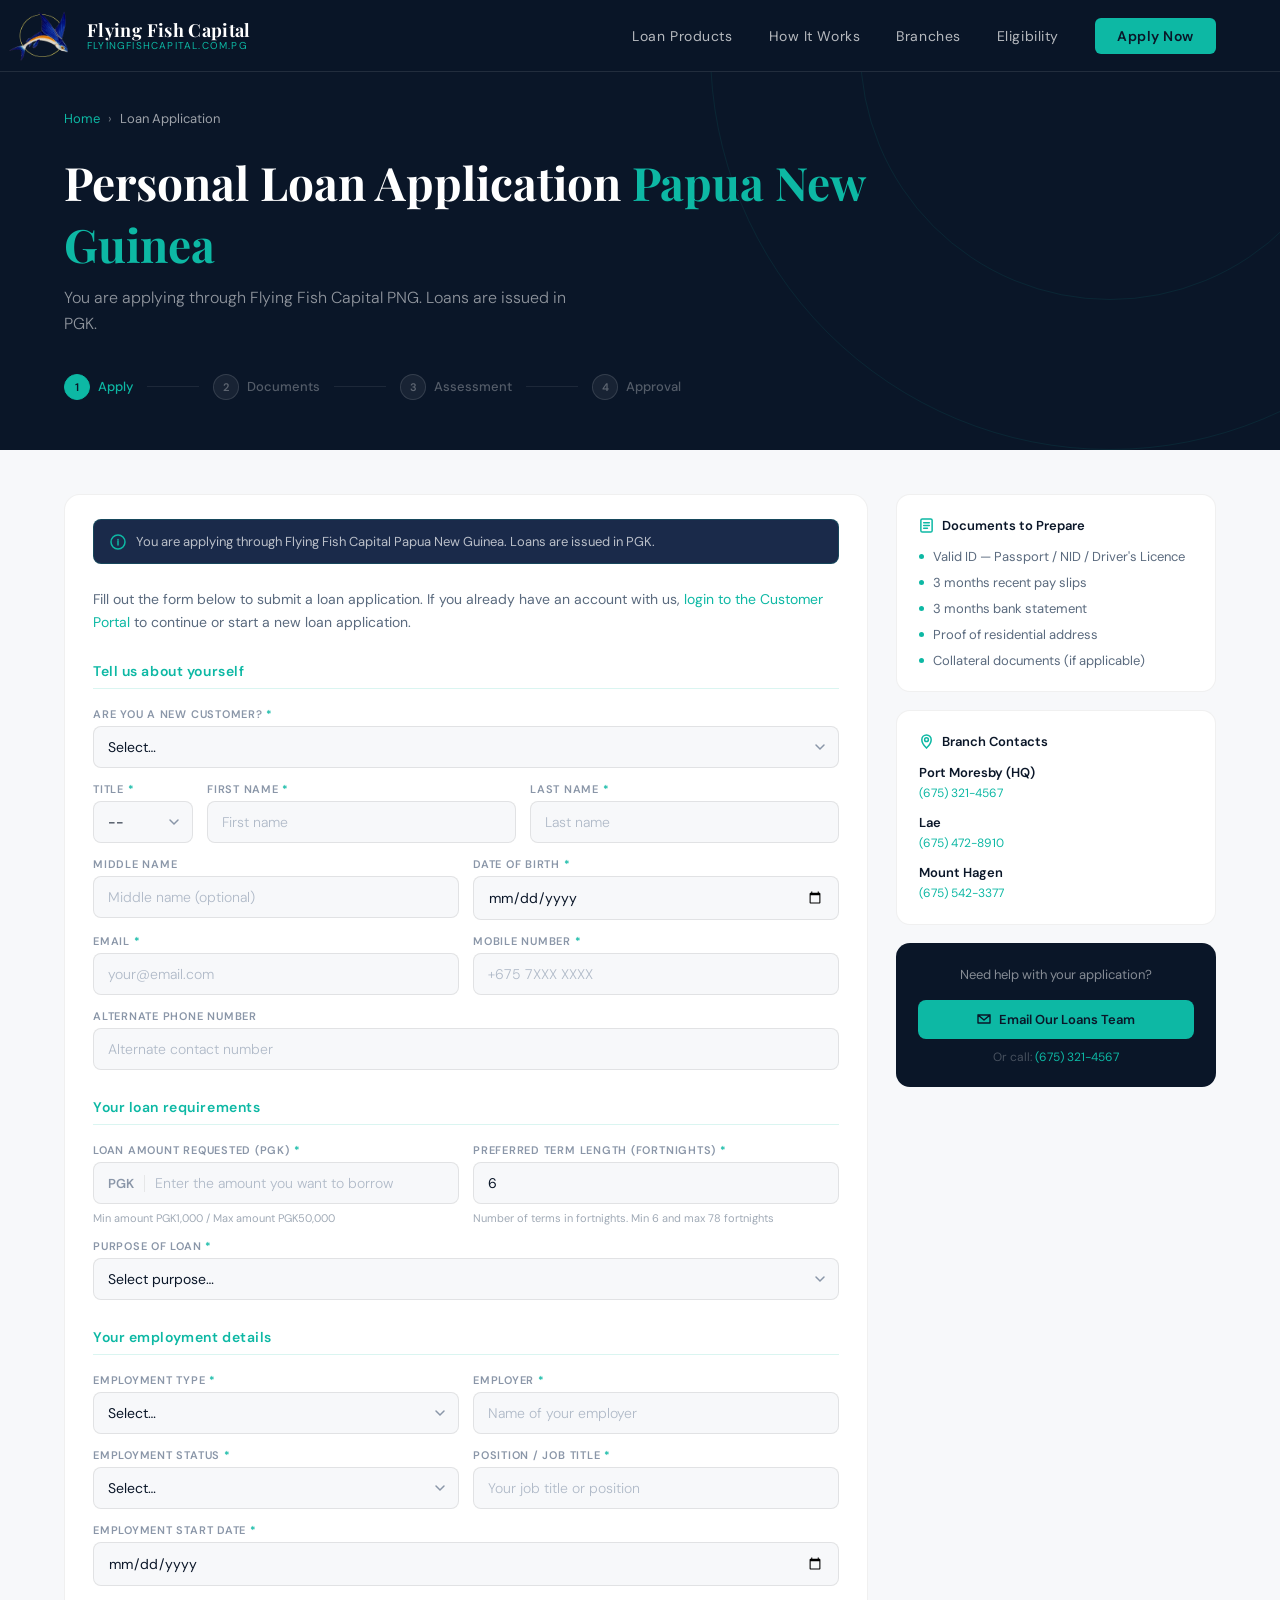
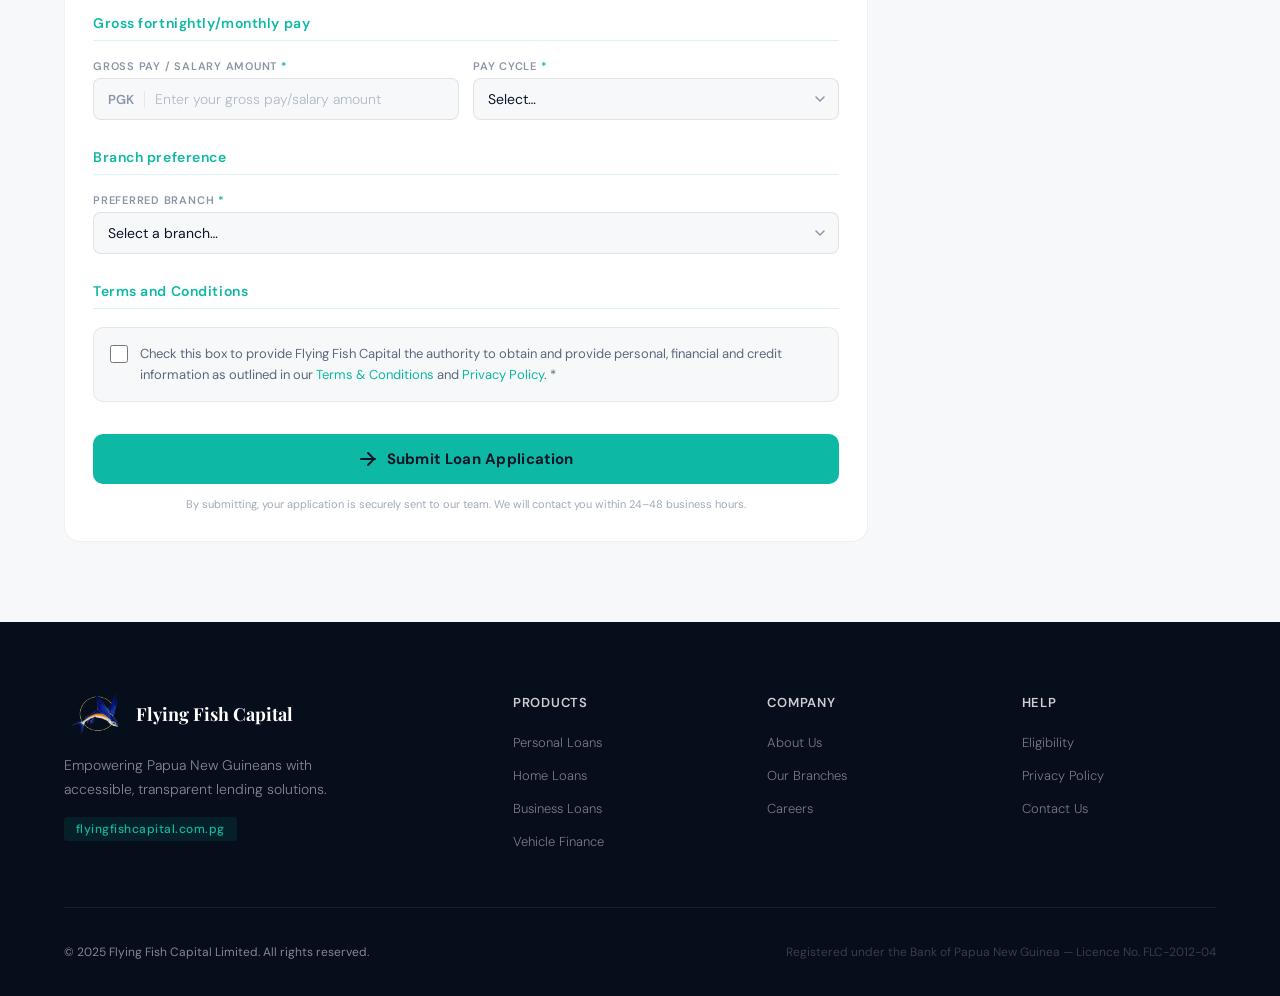
<file: apply.html>
<!DOCTYPE html>
<html lang="en">
<head>
<meta charset="UTF-8">
<meta name="viewport" content="width=device-width, initial-scale=1.0">
<title>Apply for a Loan — Flying Fish Capital</title>
<link rel="preconnect" href="https://fonts.googleapis.com">
<link href="https://fonts.googleapis.com/css2?family=Playfair+Display:wght@400;600;700&family=DM+Sans:wght@300;400;500;600&display=swap" rel="stylesheet">
<link rel="stylesheet" href="styles.css">
<style>
  /* ── APPLY PAGE ── */
  .apply-hero {
    background: var(--navy);
    padding: 110px 5% 50px;
    position: relative; overflow: hidden;
  }
  .apply-hero-circle {
    position: absolute; border-radius: 50%;
    border: 1px solid rgba(13,184,164,0.10);
  }
  .apply-hero-circle:nth-child(1){ width:500px;height:500px;top:-200px;right:-80px; }
  .apply-hero-circle:nth-child(2){ width:800px;height:800px;top:-350px;right:-230px; }
  .apply-hero-inner { position:relative;z-index:2;max-width:860px; }
  .breadcrumb { display:flex;align-items:center;gap:8px;font-size:13px;color:rgba(255,255,255,0.4);margin-bottom:24px; }
  .breadcrumb a { color:var(--teal);text-decoration:none; }
  .apply-hero h1 { font-family:'Playfair Display',serif;font-size:clamp(28px,4vw,46px);font-weight:700;color:#fff;margin-bottom:10px; }
  .apply-hero p  { font-size:16px;font-weight:300;color:rgba(255,255,255,0.55);max-width:520px;line-height:1.65; }

  /* progress bar */
  .progress-bar { display:flex;align-items:center;margin-top:36px;gap:0; }
  .pb-step { display:flex;align-items:center;gap:8px;font-size:13px;font-weight:500;color:rgba(255,255,255,0.3); }
  .pb-step.active { color:var(--teal); }
  .pb-step.done   { color:rgba(255,255,255,0.5); }
  .pb-num { width:26px;height:26px;border-radius:50%;background:rgba(255,255,255,0.06);border:1px solid rgba(255,255,255,0.12);display:flex;align-items:center;justify-content:center;font-size:11px;font-weight:600; }
  .pb-step.active .pb-num { background:var(--teal);border-color:var(--teal);color:var(--navy); }
  .pb-step.done   .pb-num { background:rgba(13,184,164,0.15);border-color:rgba(13,184,164,0.3);color:var(--teal); }
  .pb-line { flex:1;height:1px;background:rgba(255,255,255,0.08);margin:0 14px;max-width:52px; }

  /* ── LAYOUT ── */
  .apply-wrap {
    background:var(--off-white);
    padding:44px 5% 80px;
    display:grid;
    grid-template-columns:1fr 320px;
    gap:28px;
    align-items:start;
  }



  /* ── FORM CARD ── */
  .form-card {
    background:#fff;border-radius:16px;
    border:1px solid rgba(0,0,0,0.06);
    overflow:hidden;
  }

  .info-banner {
    display:flex;align-items:center;gap:10px;
    background:#1a2a4a;
    border:1px solid rgba(13,184,164,0.2);
    border-radius:8px;
    padding:12px 16px;
    font-size:13px;color:rgba(255,255,255,0.7);
    margin:24px 28px 0;
    line-height:1.5;
  }
  .info-banner svg { color:var(--teal);flex-shrink:0;width:16px;height:16px; }

  .form-body { padding:24px 28px 32px; }
  .form-intro { font-size:14px;color:#5a6a7e;line-height:1.65;margin-bottom:28px; }
  .form-intro a { color:var(--teal);text-decoration:none; }

  /* Section headings */
  .form-section-title {
    font-size:14px;font-weight:600;color:var(--teal);
    letter-spacing:0.04em;margin-bottom:18px;padding-bottom:8px;
    border-bottom:1px solid rgba(13,184,164,0.15);
  }

  /* Grid rows */
  .form-row { display:grid;gap:14px;margin-bottom:14px; }
  .col-1 { grid-template-columns:1fr; }
  .col-2 { grid-template-columns:1fr 1fr; }
  .col-3 { grid-template-columns:100px 1fr 1fr; }
  .col-2-1 { grid-template-columns:2fr 1fr; }
  .col-1-2 { grid-template-columns:1fr 2fr; }

  /* Fields */
  .field { display:flex;flex-direction:column;gap:5px; }
  .field label {
    font-size:11px;font-weight:600;color:#8a96a8;
    text-transform:uppercase;letter-spacing:0.07em;
  }
  .field label .req { color:var(--teal); }

  .field input,
  .field select,
  .field textarea {
    font-family:'DM Sans',sans-serif;
    font-size:14px;font-weight:400;color:var(--navy);
    background:#f7f8fa;
    border:1.5px solid rgba(0,0,0,0.09);
    border-radius:8px;
    padding:11px 14px;
    outline:none;
    transition:border-color .2s,background .2s;
    width:100%;
    -webkit-appearance:none;appearance:none;
  }
  .field select {
    background-image:url("data:image/svg+xml,%3Csvg xmlns='http://www.w3.org/2000/svg' width='12' height='12' viewBox='0 0 12 12'%3E%3Cpath d='M2 4l4 4 4-4' stroke='%238a96a8' stroke-width='1.5' fill='none' stroke-linecap='round'/%3E%3C/svg%3E");
    background-repeat:no-repeat;background-position:right 12px center;
    padding-right:32px;
  }
  .field input:focus,
  .field select:focus,
  .field textarea:focus {
    border-color:var(--teal);
    background:#fff;
    box-shadow:0 0 0 3px rgba(13,184,164,0.08);
  }
  .field input::placeholder,
  .field textarea::placeholder { color:#b0bac8;font-weight:300; }
  .field .hint { font-size:11px;color:#a0aab6;margin-top:2px; }

  /* currency prefix */
  .input-prefix {
    display:flex;align-items:center;
    background:#f7f8fa;border:1.5px solid rgba(0,0,0,0.09);border-radius:8px;overflow:hidden;
    transition:border-color .2s;
  }
  .input-prefix:focus-within { border-color:var(--teal);background:#fff;box-shadow:0 0 0 3px rgba(13,184,184,0.08); }
  .prefix-label { padding:0 10px 0 14px;font-size:13px;font-weight:600;color:#8a96a8;white-space:nowrap;border-right:1px solid rgba(0,0,0,0.07); }
  .input-prefix input { border:none;background:transparent;box-shadow:none;padding-left:10px; }
  .input-prefix input:focus { box-shadow:none;background:transparent; }

  /* Checkbox */
  .checkbox-row {
    display:flex;align-items:flex-start;gap:12px;
    padding:16px;background:#f7f8fa;border-radius:10px;
    border:1.5px solid rgba(0,0,0,0.07);
    margin-top:6px;cursor:pointer;
  }
  .checkbox-row input[type=checkbox] {
    width:18px;height:18px;flex-shrink:0;margin-top:1px;
    accent-color:var(--teal);cursor:pointer;
  }
  .checkbox-row span { font-size:13px;color:#5a6a7e;line-height:1.55; }
  .checkbox-row a { color:var(--teal);text-decoration:none; }

  /* Submit */
  .form-footer { padding:0 28px 28px; }
  .submit-btn {
    width:100%;padding:15px;
    background:var(--teal);color:var(--navy);
    font-family:'DM Sans',sans-serif;font-size:15px;font-weight:700;
    border:none;border-radius:10px;cursor:pointer;
    display:flex;align-items:center;justify-content:center;gap:10px;
    transition:background .2s,transform .15s;
    letter-spacing:0.02em;
  }
  .submit-btn:hover { background:var(--teal-light);transform:translateY(-1px); }
  .submit-btn svg { width:18px;height:18px; }
  .submit-btn:disabled { opacity:0.6;cursor:not-allowed;transform:none; }

  .submit-note { font-size:11px;color:#a0aab6;text-align:center;margin-top:12px;line-height:1.55; }

  /* ── SUCCESS STATE ── */
  .success-state {
    display:none;
    padding:56px 28px;
    text-align:center;
  }
  .success-icon {
    width:72px;height:72px;border-radius:50%;
    background:var(--teal-pale);border:2px solid var(--teal);
    display:flex;align-items:center;justify-content:center;
    margin:0 auto 24px;
  }
  .success-icon svg { width:32px;height:32px;color:var(--teal); }
  .success-state h3 { font-family:'Playfair Display',serif;font-size:26px;font-weight:700;color:var(--navy);margin-bottom:12px; }
  .success-state p  { font-size:15px;color:#6a7a8e;line-height:1.65;max-width:400px;margin:0 auto 28px; }
  .success-ref { background:var(--off-white);border-radius:10px;padding:14px 20px;font-size:13px;color:#5a6a7e;margin-bottom:28px; }
  .success-ref strong { color:var(--navy); }

  /* ── LOADING OVERLAY ── */
  .loading-overlay {
    display:none;position:fixed;inset:0;
    background:rgba(10,22,40,0.6);
    z-index:999;
    align-items:center;justify-content:center;
    flex-direction:column;gap:16px;
  }
  .loading-overlay.active { display:flex; }
  .spinner {
    width:48px;height:48px;border-radius:50%;
    border:3px solid rgba(255,255,255,0.1);
    border-top-color:var(--teal);
    animation:spin .8s linear infinite;
  }
  @keyframes spin { to { transform:rotate(360deg); } }
  .loading-overlay p { color:#fff;font-size:15px;font-weight:400; }

  /* ── SIDEBAR ── */
  .sidebar { display:flex;flex-direction:column;gap:18px; }
  .sc { background:#fff;border-radius:14px;padding:22px;border:1px solid rgba(0,0,0,0.06); }
  .sc h3 { font-size:13px;font-weight:600;color:var(--navy);margin-bottom:14px;display:flex;align-items:center;gap:8px; }
  .sc h3 svg { width:15px;height:15px;color:var(--teal); }
  .sc ul { list-style:none;display:flex;flex-direction:column;gap:9px; }
  .sc ul li { display:flex;align-items:center;gap:9px;font-size:13px;color:#5a6a7e; }
  .sc ul li::before { content:'';width:5px;height:5px;border-radius:50%;background:var(--teal);flex-shrink:0; }
  .rate-row { display:flex;justify-content:space-between;align-items:center;padding:7px 0;border-bottom:1px solid rgba(0,0,0,0.05);font-size:13px; }
  .rate-row:last-child { border-bottom:none; }
  .rate-row span:first-child { color:#6a7a8e; }
  .rate-row span:last-child  { font-weight:600;color:var(--navy); }
  .pa-box { background:linear-gradient(135deg,#1a1a2e,#16213e);border:1px solid rgba(98,100,167,0.3);border-radius:14px;padding:20px;display:flex;gap:12px;align-items:flex-start; }
  .pa-icon { width:34px;height:34px;border-radius:8px;background:linear-gradient(135deg,#742774,#3d1a78);display:flex;align-items:center;justify-content:center;font-size:15px;flex-shrink:0; }
  .pa-box h4 { font-size:13px;font-weight:600;color:rgba(255,255,255,0.85);margin-bottom:4px; }
  .pa-box p  { font-size:12px;color:rgba(255,255,255,0.4);line-height:1.55; }
  .sc-cta { background:var(--navy);border-radius:14px;padding:22px;text-align:center; }
  .sc-cta p { font-size:13px;color:rgba(255,255,255,0.5);line-height:1.6;margin-bottom:14px; }
  .sc-cta a.btn { display:flex;align-items:center;justify-content:center;gap:8px;background:var(--teal);color:var(--navy);font-size:13px;font-weight:600;padding:11px 20px;border-radius:8px;text-decoration:none;transition:background .2s; }
  .sc-cta a.btn:hover { background:var(--teal-light); }
  .sc-cta small { font-size:12px;color:rgba(255,255,255,0.25);margin-top:10px;display:block; }
  .sc-cta small a { color:var(--teal);text-decoration:none; }

  /* ── INTEGRATION DOCS ── */
  .integration-card {
    background:#fff;border-radius:16px;border:1px solid rgba(0,0,0,0.06);
    margin-top:20px;overflow:hidden;
  }
  .integration-header { padding:20px 24px;border-bottom:1px solid rgba(0,0,0,0.05); }
  .integration-header h3 { font-size:15px;font-weight:600;color:var(--navy);margin-bottom:4px; }
  .integration-header p  { font-size:13px;color:#6a7a8e; }
  .integration-body { padding:20px 24px; }
  .integration-step { display:flex;gap:14px;margin-bottom:18px;align-items:flex-start; }
  .int-num { width:26px;height:26px;border-radius:50%;background:var(--teal-pale);border:1px solid rgba(13,184,164,0.3);display:flex;align-items:center;justify-content:center;font-size:12px;font-weight:700;color:var(--teal);flex-shrink:0;margin-top:1px; }
  .int-text strong { font-size:13px;font-weight:600;color:var(--navy);display:block;margin-bottom:3px; }
  .int-text span  { font-size:12px;color:#8a96a8;line-height:1.55; }
  .code-block { background:#1e2a3e;border-radius:8px;padding:14px 16px;font-family:monospace;font-size:12px;color:#7dd6c8;margin-top:10px;line-height:1.7;overflow-x:auto; }
  .code-block .comment { color:#4a6080; }

  @media(max-width:960px){
    .apply-wrap { grid-template-columns:1fr; }
  }
  @media(max-width:600px){
    .col-2,.col-3,.col-2-1,.col-1-2 { grid-template-columns:1fr; }
    .form-body { padding:20px 16px 24px; }
    .form-footer { padding:0 16px 20px; }
    .info-banner { margin:16px 16px 0; }
  }

/* Success Modal */
#successModal {
  display: none;
  position: fixed;
  inset: 0;
  background: rgba(0,0,0,0.6);
  z-index: 9999;
  align-items: center;
  justify-content: center;
}
#successModal.active { display: flex; }
.modal-box {
  background: #fff;
  border-radius: 16px;
  padding: 40px 36px;
  max-width: 480px;
  width: 90%;
  text-align: center;
  box-shadow: 0 20px 60px rgba(0,0,0,0.3);
}
.modal-icon {
  width: 72px; height: 72px;
  background: #e8f8f2;
  border-radius: 50%;
  display: flex; align-items: center; justify-content: center;
  margin: 0 auto 20px;
  font-size: 36px;
}
.modal-title { font-size: 22px; font-weight: 700; color: #0d4a6b; margin-bottom: 8px; }
.modal-ref { font-size: 13px; color: #888; margin-bottom: 6px; }
.modal-ref span { font-weight: 700; color: #1d9e75; font-size: 15px; }
.modal-msg { font-size: 14px; color: #555; line-height: 1.6; margin-bottom: 28px; }
.modal-btn {
  background: #1d9e75; color: #fff; border: none;
  padding: 14px 32px; border-radius: 8px;
  font-size: 15px; font-weight: 600; cursor: pointer;
  width: 100%;
}
.modal-btn:hover { background: #179165; }

</style>
</head>
<body>

<!-- NAV -->
<nav>
  <a href="index.html" class="nav-logo">
    <img src="images/ffclogo.png" style="height:50px; width:auto;">
    <div class="logo-text">
      <span class="logo-name">Flying Fish Capital</span>
      <span class="logo-tagline">flyingfishcapital.com.pg</span>
    </div>
  </a>
  <ul class="nav-links">
    <li><a href="index.html#products">Loan Products</a></li>
    <li><a href="index.html#how">How It Works</a></li>
    <li><a href="index.html#branches">Branches</a></li>
    <li><a href="index.html#eligibility">Eligibility</a></li>
    <li><a href="apply.html" class="nav-cta">Apply Now</a></li>
  </ul>
</nav>

<!-- HERO -->
<div class="apply-hero">
  <div class="apply-hero-circle"></div>
  <div class="apply-hero-circle"></div>
  <div class="apply-hero-inner">
    <div class="breadcrumb"><a href="index.html">Home</a><span>›</span><span style="color:rgba(255,255,255,0.6)">Loan Application</span></div>
    <h1>Personal Loan Application <span style="color:var(--teal)">Papua New Guinea</span></h1>

    <p>You are applying through Flying Fish Capital PNG. Loans are issued in PGK.</p>
    <div class="progress-bar">
      <div class="pb-step active"><div class="pb-num">1</div>Apply</div>
      <div class="pb-line"></div>
      <div class="pb-step"><div class="pb-num">2</div>Documents</div>
      <div class="pb-line"></div>
      <div class="pb-step"><div class="pb-num">3</div>Assessment</div>
      <div class="pb-line"></div>
      <div class="pb-step"><div class="pb-num">4</div>Approval</div>
    </div>
  </div>
</div>

<!-- BODY -->
<div class="apply-wrap">

  <!-- MAIN COLUMN -->
  <div>

    <!-- FORM CARD -->
    <div class="form-card">

      <!-- Info banner -->
      <div class="info-banner">
        <svg viewBox="0 0 16 16" fill="none" stroke="currentColor" stroke-width="1.5" stroke-linecap="round"><circle cx="8" cy="8" r="7"/><path d="M8 7v4M8 5.5v.5"/></svg>
        You are applying through Flying Fish Capital Papua New Guinea. Loans are issued in PGK.
      </div>

      <!-- FORM -->
      <form id="loanForm" novalidate>
        <input type="hidden" id="loanType" value="Personal Loan">

        <div class="form-body">
          <p class="form-intro">
            Fill out the form below to submit a loan application. If you already have an account with us, 
            <a href="#">login to the Customer Portal</a> to continue or start a new loan application.
          </p>

          <!-- SECTION 1: About You -->
          <div class="form-section-title">Tell us about yourself</div>

          <div class="form-row col-1" style="margin-bottom:14px">
            <div class="field">
              <label>Are you a new customer? <span class="req">*</span></label>
              <select id="customerType" required>
                <option value="">Select…</option>
                <option>Yes, I am a new customer</option>
                <option>No, I am an existing customer</option>
              </select>
            </div>
          </div>

          <div class="form-row col-3">
            <div class="field">
              <label>Title <span class="req">*</span></label>
              <select id="title" required>
                <option value="">--</option>
                <option>Mr</option><option>Mrs</option><option>Ms</option><option>Dr</option>
              </select>
            </div>
            <div class="field">
              <label>First Name <span class="req">*</span></label>
              <input type="text" id="firstName" placeholder="First name" required>
            </div>
            <div class="field">
              <label>Last Name <span class="req">*</span></label>
              <input type="text" id="lastName" placeholder="Last name" required>
            </div>
          </div>

          <div class="form-row col-2">
            <div class="field">
              <label>Middle Name</label>
              <input type="text" id="middleName" placeholder="Middle name (optional)">
            </div>
            <div class="field">
              <label>Date of Birth <span class="req">*</span></label>
              <input type="date" id="dob" required>
            </div>
          </div>

          <div class="form-row col-2">
            <div class="field">
              <label>Email <span class="req">*</span></label>
              <input type="email" id="email" placeholder="your@email.com" required>
            </div>
            <div class="field">
              <label>Mobile Number <span class="req">*</span></label>
              <input type="tel" id="mobile" placeholder="+675 7XXX XXXX" required>
            </div>
          </div>

          <div class="form-row col-1">
            <div class="field">
              <label>Alternate Phone Number</label>
              <input type="tel" id="altPhone" placeholder="Alternate contact number">
            </div>
          </div>

          <!-- SECTION 2: Loan Requirements -->
          <div class="form-section-title" style="margin-top:28px">Your loan requirements</div>

          <div class="form-row col-2">
            <div class="field">
              <label>Loan Amount Requested (PGK) <span class="req">*</span></label>
              <div class="input-prefix">
                <span class="prefix-label">PGK</span>
                <input type="number" id="loanAmount" placeholder="Enter the amount you want to borrow" required min="1000" max="50000">
              </div>
              <span class="hint" id="amountHint">Min amount PGK1,000 / Max amount PGK50,000</span>
            </div>
            <div class="field">
              <label>Preferred Term Length (Fortnights) <span class="req">*</span></label>
              <input type="number" id="termLength" placeholder="6" value="6" required min="6" max="78">
              <span class="hint">Number of terms in fortnights. Min 6 and max 78 fortnights</span>
            </div>
          </div>

          <div class="form-row col-1">
            <div class="field">
              <label>Purpose of Loan <span class="req">*</span></label>
              <select id="loanPurpose" required>
                <option value="">Select purpose…</option>
                <option>School / University Fees</option>
                <option>Medical Expenses</option>
                <option>Home Improvements / Renovation</option>
                <option>Debt Consolidation</option>
                <option>Vehicle Purchase</option>
                <option>Business Investment</option>
                <option>Travel</option>
                <option>Wedding / Family Event</option>
                <option>Other</option>
              </select>
            </div>
          </div>

          <!-- SECTION 3: Employment -->
          <div class="form-section-title" style="margin-top:28px">Your employment details</div>

          <div class="form-row col-2">
            <div class="field">
              <label>Employment Type <span class="req">*</span></label>
              <select id="empType" required>
                <option value="">Select…</option>
                <option>Public Servant / Government</option>
                <option>Private Sector Employee</option>
                <option>Self-Employed</option>
                <option>Casual / Contract</option>
                <option>Retired</option>
                <option>Other</option>
              </select>
            </div>
            <div class="field">
              <label>Employer <span class="req">*</span></label>
              <input type="text" id="employer" placeholder="Name of your employer" required>
            </div>
          </div>

          <div class="form-row col-2">
            <div class="field">
              <label>Employment Status <span class="req">*</span></label>
              <select id="empStatus" required>
                <option value="">Select…</option>
                <option>Full-Time</option>
                <option>Part-Time</option>
                <option>Casual</option>
                <option>Contract</option>
              </select>
            </div>
            <div class="field">
              <label>Position / Job Title <span class="req">*</span></label>
              <input type="text" id="position" placeholder="Your job title or position" required>
            </div>
          </div>

          <div class="form-row col-1">
            <div class="field">
              <label>Employment Start Date <span class="req">*</span></label>
              <input type="date" id="empStartDate" required>
            </div>
          </div>

          <!-- SECTION 4: Income -->
          <div class="form-section-title" style="margin-top:28px">Gross fortnightly/monthly pay</div>

          <div class="form-row col-2">
            <div class="field">
              <label>Gross Pay / Salary Amount <span class="req">*</span></label>
              <div class="input-prefix">
                <span class="prefix-label">PGK</span>
                <input type="number" id="grossPay" placeholder="Enter your gross pay/salary amount" required>
              </div>
            </div>
            <div class="field">
              <label>Pay Cycle <span class="req">*</span></label>
              <select id="payCycle" required>
                <option value="">Select…</option>
                <option>Fortnightly</option>
                <option>Monthly</option>
                <option>Weekly</option>
              </select>
            </div>
          </div>

          <!-- SECTION 5: Branch -->
          <div class="form-section-title" style="margin-top:28px">Branch preference</div>
          <div class="form-row col-1">
            <div class="field">
              <label>Preferred Branch <span class="req">*</span></label>
              <select id="branch" required>
                <option value="">Select a branch…</option>
                <option>Port Moresby (Head Office)</option>
                <option>Lae</option>
                <option>Mount Hagen</option>
              </select>
            </div>
          </div>

          <!-- SECTION 6: T&C -->
          <div class="form-section-title" style="margin-top:28px">Terms and Conditions</div>
          <label class="checkbox-row">
            <input type="checkbox" id="tcCheck" required>
            <span>
              Check this box to provide Flying Fish Capital the authority to obtain and provide personal, 
              financial and credit information as outlined in our <a href="#" onclick="return false">Terms &amp; Conditions</a> 
              and <a href="#" onclick="return false">Privacy Policy</a>. <span class="req">*</span>
            </span>
          </label>
        </div><!-- /form-body -->

        <!-- Error message -->
        <div id="formError" style="display:none;margin:0 28px 16px;padding:12px 16px;background:#fff0f0;border:1px solid #ffbaba;border-radius:8px;font-size:13px;color:#c0392b;"></div>

        <div class="form-footer">
          <button type="submit" class="submit-btn" id="submitBtn">
            <svg viewBox="0 0 18 18" fill="none" stroke="currentColor" stroke-width="2" stroke-linecap="round"><path d="M2 9h14M9 3l6 6-6 6"/></svg>
            Submit Loan Application
          </button>
          <p class="submit-note">By submitting, your application is securely sent to our team. We will contact you within 24–48 business hours.</p>
        </div>

        <!-- Success state -->
        <div class="success-state" id="successState">
          <div class="success-icon">
            <svg viewBox="0 0 32 32" fill="none" stroke="currentColor" stroke-width="2.5" stroke-linecap="round" stroke-linejoin="round"><path d="M5 16l7 7L27 9"/></svg>
          </div>
          <h3>Application Submitted!</h3>
          <p>Thank you. Your loan application has been received and is being reviewed by our team. We will contact you within 24–48 business hours.</p>
          <div class="success-ref">Reference: <strong id="refNumber">FFC-000000</strong></div>
          <a href="index.html" class="btn-primary" style="display:inline-flex;align-items:center;gap:8px;">
            <svg width="16" height="16" viewBox="0 0 16 16" fill="none"><path d="M10 3H3v10h10V8M8 8L13 3M10 3h3v3" stroke="currentColor" stroke-width="1.6" stroke-linecap="round" stroke-linejoin="round"/></svg>
            Return to Homepage
          </a>
        </div>

      </form>
    </div><!-- /form-card -->



  </div><!-- /main col -->

  <!-- SIDEBAR -->
  <aside class="sidebar">


    <div class="sc">
      <h3><svg viewBox="0 0 16 16" fill="none" stroke="currentColor" stroke-width="1.6" stroke-linecap="round"><rect x="2" y="1" width="12" height="14" rx="1.5"/><path d="M5 5h6M5 8h6M5 11h4"/></svg>Documents to Prepare</h3>
      <ul>
        <li>Valid ID — Passport / NID / Driver's Licence</li>
        <li>3 months recent pay slips</li>
        <li>3 months bank statement</li>
        <li>Proof of residential address</li>
        <li>Collateral documents (if applicable)</li>
      </ul>
    </div>


    <div class="sc">
      <h3><svg viewBox="0 0 16 16" fill="none" stroke="currentColor" stroke-width="1.6" stroke-linecap="round"><path d="M8 1C5.24 1 3 3.24 3 6c0 4 5 9 5 9s5-5 5-9c0-2.76-2.24-5-5-5z"/><circle cx="8" cy="6" r="2"/></svg>Branch Contacts</h3>
      <div style="display:flex;flex-direction:column;gap:12px;margin-top:4px">
        <div>
          <div style="font-size:13px;font-weight:600;color:var(--navy)">Port Moresby (HQ)</div>
          <a href="tel:+67532145678" style="font-size:12px;color:var(--teal);text-decoration:none">(675) 321-4567</a>
        </div>
        <div>
          <div style="font-size:13px;font-weight:600;color:var(--navy)">Lae</div>
          <a href="tel:+67547289010" style="font-size:12px;color:var(--teal);text-decoration:none">(675) 472-8910</a>
        </div>
        <div>
          <div style="font-size:13px;font-weight:600;color:var(--navy)">Mount Hagen</div>
          <a href="tel:+67554233770" style="font-size:12px;color:var(--teal);text-decoration:none">(675) 542-3377</a>
        </div>
      </div>
    </div>

    <div class="sc-cta">
      <p>Need help with your application?</p>
      <a href="mailto:loans@flyingfishcapital.com.pg" class="btn">
        <svg width="14" height="14" viewBox="0 0 14 14" fill="none"><path d="M1 3l6 5 6-5M1 3h12v8H1V3z" stroke="currentColor" stroke-width="1.4" stroke-linecap="round" stroke-linejoin="round"/></svg>
        Email Our Loans Team
      </a>
      <small>Or call: <a href="tel:+67532145678">(675) 321-4567</a></small>
    </div>

  </aside>

</div><!-- /apply-wrap -->

<!-- LOADING OVERLAY -->
<div class="loading-overlay" id="loadingOverlay">
  <div class="spinner"></div>
  <p>Submitting your application…</p>
</div>

<!-- FOOTER -->
<footer>
  <div class="footer-top">
    <div class="footer-brand">
      <div style="display:flex;align-items:center;gap:12px">
        <img src="images/ffclogo.png" style="height:40px;width:auto;">
        <span style="font-family:'Playfair Display',serif;font-size:18px;font-weight:700;color:white">Flying Fish Capital</span>
      </div>
      <p style="font-size:14px;font-weight:300;line-height:1.7;margin-top:20px;max-width:280px;color:rgba(255,255,255,0.5)">Empowering Papua New Guineans with accessible, transparent lending solutions.</p>
      <span class="footer-domain">flyingfishcapital.com.pg</span>
    </div>
    <div class="footer-col"><h4>Products</h4><ul><li><a href="index.html#products">Personal Loans</a></li><li><a href="index.html#products">Home Loans</a></li><li><a href="index.html#products">Business Loans</a></li><li><a href="index.html#products">Vehicle Finance</a></li></ul></div>
    <div class="footer-col"><h4>Company</h4><ul><li><a href="#">About Us</a></li><li><a href="index.html#branches">Our Branches</a></li><li><a href="#">Careers</a></li></ul></div>
    <div class="footer-col"><h4>Help</h4><ul><li><a href="index.html#eligibility">Eligibility</a></li><li><a href="#">Privacy Policy</a></li><li><a href="#">Contact Us</a></li></ul></div>
  </div>
  <div class="footer-bottom">
    <p>© 2025 Flying Fish Capital Limited. All rights reserved.</p>
    <p class="footer-reg">Registered under the Bank of Papua New Guinea — Licence No. FLC-2012-04</p>
  </div>
</footer>

<script>
// ════════════════════════════════════════════════════════════
// POWER AUTOMATE INTEGRATION
// Replace this URL with your actual Power Automate HTTP trigger URL
// Steps: Power Automate → New Flow → "When an HTTP request is received"
//        → Copy the POST URL → paste it below
// ════════════════════════════════════════════════════════════
const POWER_AUTOMATE_URL = "https://hook.us2.make.com/25t86sfu14ml88td7uj7f7nz68mttsdm";

// Reference number generator
function genRef() {
  return 'FFC-' + Math.floor(100000 + Math.random() * 900000);
}

// Form submit
document.getElementById('loanForm').addEventListener('submit', async function(e) {
  e.preventDefault();

  // Clear errors
  const errEl = document.getElementById('formError');
  errEl.style.display = 'none';

  // Basic validation
  const required = ['customerType','title','firstName','lastName','dob','email',
                    'mobile','loanAmount','termLength','loanPurpose',
                    'empType','employer','empStatus','position','empStartDate',
                    'grossPay','payCycle','branch'];
  let missing = false;
  required.forEach(id => {
    const el = document.getElementById(id);
    if (!el.value.trim()) { el.style.borderColor = '#e74c3c'; missing = true; }
    else el.style.borderColor = '';
  });

  if (!document.getElementById('tcCheck').checked) {
    document.querySelector('.checkbox-row').style.borderColor = '#e74c3c';
    missing = true;
  } else {
    document.querySelector('.checkbox-row').style.borderColor = '';
  }

  if (missing) {
    errEl.textContent = 'Please fill in all required fields before submitting.';
    errEl.style.display = 'block';
    errEl.scrollIntoView({ behavior:'smooth', block:'center' });
    return;
  }

  const refNumber = genRef();

  // Build payload — this is what flows into SharePoint / Dataverse
  const payload = {
    referenceNumber:  refNumber,
    loanType:         document.getElementById('loanType').value,
    customerType:     document.getElementById('customerType').value,
    title:            document.getElementById('title').value,
    firstName:        document.getElementById('firstName').value,
    lastName:         document.getElementById('lastName').value,
    middleName:       document.getElementById('middleName').value,
    dateOfBirth:      document.getElementById('dob').value,
    email:            document.getElementById('email').value,
    mobile:           document.getElementById('mobile').value,
    altPhone:         document.getElementById('altPhone').value,
    loanAmount:       document.getElementById('loanAmount').value,
    termFortnights:   document.getElementById('termLength').value,
    loanPurpose:      document.getElementById('loanPurpose').value,
    employmentType:   document.getElementById('empType').value,
    employer:         document.getElementById('employer').value,
    employmentStatus: document.getElementById('empStatus').value,
    position:         document.getElementById('position').value,
    empStartDate:     document.getElementById('empStartDate').value,
    grossPay:         document.getElementById('grossPay').value,
    payCycle:         document.getElementById('payCycle').value,
    branch:           document.getElementById('branch').value,
    status:           "New",
    submittedAt:      new Date().toISOString()
  };

  // Show loading
  document.getElementById('loadingOverlay').classList.add('active');
  document.getElementById('submitBtn').disabled = true;

  // Fire and forget — ignore CORS/response errors
  if (POWER_AUTOMATE_URL !== "YOUR_POWER_AUTOMATE_HTTP_TRIGGER_URL_HERE") {
    fetch(POWER_AUTOMATE_URL, {
      method: 'POST',
      headers: { 'Content-Type': 'application/json' },
      body: JSON.stringify(payload)
    }).catch(() => {});
  } else {
    console.log('Demo mode — payload:', payload);
  }

  // Always show success modal
  await new Promise(r => setTimeout(r, 1500));
  document.getElementById('loadingOverlay').classList.remove('active');
  document.getElementById('modalRefNumber').textContent = refNumber;
  document.getElementById('successModal').classList.add('active');
  window.scrollTo({ top: 0, behavior: 'smooth' });
});
</script>

<!-- SUCCESS MODAL -->
<div id="successModal">
  <div class="modal-box">
    <div class="modal-icon">✅</div>
    <div class="modal-title">Application Submitted!</div>
    <div class="modal-ref">Reference Number: <span id="modalRefNumber">—</span></div>
    <div class="modal-msg">
      Thank you! Your loan application has been securely submitted to Flying Fish Capital.<br><br>
      Our team will review your application and contact you within <strong>24–48 business hours</strong>.
    </div>
    <button class="modal-btn" onclick="window.location.href='index.html'">Back to Home</button>
  </div>
</div>

</body>
</html>
</file>
<file: styles.css>
*, *::before, *::after { box-sizing: border-box; margin: 0; padding: 0; }

:root {
  --navy: #0a1628;
  --navy-mid: #132040;
  --navy-light: #1e3260;
  --teal: #0db8a4;
  --teal-light: #3dd6c4;
  --teal-pale: #e0f7f5;
  --gold: #d4a843;
  --gold-light: #f0c96a;
  --white: #ffffff;
  --off-white: #f7f8fa;
  --text-muted: #8a96a8;
  --text-body: #2e3a4e;
  --border: rgba(255,255,255,0.1);
}

html { scroll-behavior: smooth; }

body {
  font-family: 'DM Sans', sans-serif;
  color: var(--text-body);
  background: var(--white);
  overflow-x: hidden;
}

/* ── NAV ── */
nav {
  position: fixed; top: 0; left: 0; right: 0; z-index: 100;
  display: flex; align-items: center; justify-content: space-between;
  padding: 0 5% 0 0;
  height: 72px;
  background: rgba(10, 22, 40, 0.95);
  backdrop-filter: blur(12px);
  border-bottom: 1px solid var(--border);
}

.nav-logo {
  display: flex; align-items: center; gap: 12px;
  text-decoration: none;
  padding-left: 0;
  margin-left: 0;
}

.logo-icon {
  width: 40px; height: 40px;
  position: relative;
}

.logo-icon svg { width: 100%; height: 100%; }

.logo-text {
  display: flex; flex-direction: column; line-height: 1;
}

.logo-name {
  font-family: 'Playfair Display', serif;
  font-size: 18px; font-weight: 700;
  color: var(--white);
  letter-spacing: 0.02em;
}

.logo-tagline {
  font-size: 10px; font-weight: 400;
  color: var(--teal);
  letter-spacing: 0.12em;
  text-transform: uppercase;
  margin-top: 2px;
}

.nav-links {
  display: flex; align-items: center; gap: 36px;
  list-style: none;
}

.nav-links a {
  font-size: 14px; font-weight: 400;
  color: rgba(255,255,255,0.7);
  text-decoration: none;
  letter-spacing: 0.04em;
  transition: color 0.2s;
}

.nav-links a:hover { color: var(--teal-light); }

.nav-cta {
  background: var(--teal) !important;
  color: var(--navy) !important;
  font-weight: 600 !important;
  padding: 9px 22px;
  border-radius: 6px;
  transition: background 0.2s !important;
}

.nav-cta:hover { background: var(--teal-light) !important; }

.nav-domain {
  font-size: 11px; color: var(--text-muted);
  letter-spacing: 0.06em;
}

/* ── HERO ── */
.hero {
  min-height: 100vh;
  background: var(--navy);
  display: flex; align-items: center;
  padding: 120px 5% 80px;
  position: relative;
  overflow: hidden;
}

.hero-bg {
  position: absolute; inset: 0;
  pointer-events: none;
}

.hero-bg-wave {
  position: absolute; bottom: -2px; left: 0; right: 0;
}

.hero-bg-circle {
  position: absolute;
  border-radius: 50%;
  border: 1px solid rgba(13,184,164,0.12);
}

.hero-bg-circle:nth-child(1) {
  width: 600px; height: 600px;
  top: -200px; right: -100px;
}

.hero-bg-circle:nth-child(2) {
  width: 900px; height: 900px;
  top: -350px; right: -250px;
}

.hero-bg-circle:nth-child(3) {
  width: 1200px; height: 1200px;
  top: -500px; right: -400px;
}

.hero-glow {
  position: absolute;
  width: 500px; height: 500px;
  border-radius: 50%;
  background: radial-gradient(circle, rgba(13,184,164,0.08) 0%, transparent 70%);
  top: -100px; right: 0;
}

.hero-content {
  position: relative; z-index: 2;
  max-width: 620px;
}

.hero-badge {
  display: inline-flex; align-items: center; gap: 8px;
  background: rgba(13,184,164,0.12);
  border: 1px solid rgba(13,184,164,0.3);
  border-radius: 100px;
  padding: 6px 16px;
  font-size: 12px; font-weight: 500;
  color: var(--teal-light);
  letter-spacing: 0.08em;
  text-transform: uppercase;
  margin-bottom: 28px;
}

.hero-badge::before {
  content: '';
  width: 6px; height: 6px;
  border-radius: 50%;
  background: var(--teal);
}

.hero h1 {
  font-family: 'Playfair Display', serif;
  font-size: clamp(38px, 5vw, 64px);
  font-weight: 700;
  color: var(--white);
  line-height: 1.1;
  margin-bottom: 24px;
}

.hero h1 span {
  color: var(--teal);
  display: block;
}

.hero p {
  font-size: 18px; font-weight: 300;
  color: rgba(255,255,255,0.65);
  line-height: 1.7;
  margin-bottom: 44px;
  max-width: 520px;
}

.hero-actions {
  display: flex; align-items: center; gap: 20px;
  flex-wrap: wrap;
}

.btn-primary {
  display: inline-flex; align-items: center; gap: 8px;
  background: var(--teal);
  color: var(--navy);
  font-size: 15px; font-weight: 600;
  padding: 14px 32px;
  border-radius: 8px;
  text-decoration: none;
  letter-spacing: 0.02em;
  transition: background 0.2s, transform 0.15s;
}

.btn-primary:hover {
  background: var(--teal-light);
  transform: translateY(-1px);
}

.btn-outline {
  display: inline-flex; align-items: center; gap: 8px;
  background: transparent;
  color: rgba(255,255,255,0.8);
  font-size: 15px; font-weight: 400;
  padding: 14px 28px;
  border-radius: 8px;
  text-decoration: none;
  border: 1px solid rgba(255,255,255,0.2);
  transition: border-color 0.2s, color 0.2s;
}

.btn-outline:hover {
  border-color: var(--teal);
  color: var(--teal-light);
}

.hero-stats {
  display: grid; grid-template-columns: repeat(3, 1fr);
  gap: 1px;
  background: rgba(255,255,255,0.08);
  border-radius: 12px;
  overflow: hidden;
  margin-top: 60px;
  max-width: 480px;
}

.stat {
  background: rgba(255,255,255,0.04);
  padding: 20px 24px;
  text-align: center;
}

.stat-num {
  font-family: 'Playfair Display', serif;
  font-size: 28px; font-weight: 700;
  color: var(--teal);
  display: block;
}

.stat-label {
  font-size: 11px; font-weight: 400;
  color: rgba(255,255,255,0.45);
  letter-spacing: 0.06em;
  text-transform: uppercase;
  margin-top: 4px;
  display: block;
}

.hero-fish {
  position: absolute;
  right: 5%;
  top: 50%;
  transform: translateY(-50%);
  opacity: 0.08;
  z-index: 1;
}

/* ── SECTION BASE ── */
section { padding: 96px 5%; }

.section-label {
  font-size: 11px; font-weight: 600;
  letter-spacing: 0.14em;
  text-transform: uppercase;
  color: var(--teal);
  margin-bottom: 14px;
}

.section-title {
  font-family: 'Playfair Display', serif;
  font-size: clamp(30px, 3.5vw, 46px);
  font-weight: 700;
  color: var(--navy);
  line-height: 1.15;
  margin-bottom: 18px;
}

.section-sub {
  font-size: 17px; font-weight: 300;
  color: #5a6a7e;
  line-height: 1.7;
  max-width: 580px;
  margin-bottom: 56px;
}

/* ── PRODUCTS ── */
.products { background: var(--off-white); }

.products-grid {
  display: grid;
  grid-template-columns: repeat(auto-fit, minmax(260px, 1fr));
  gap: 24px;
}

.product-card {
  background: var(--white);
  border-radius: 16px;
  padding: 36px 32px;
  border: 1px solid rgba(0,0,0,0.06);
  transition: transform 0.2s, box-shadow 0.2s;
  position: relative;
  overflow: hidden;
}

.product-card:hover {
  transform: translateY(-4px);
  box-shadow: 0 20px 48px rgba(0,0,0,0.1);
}

.product-card.featured {
  background: var(--navy);
  border-color: transparent;
}

.product-card.featured .product-title { color: var(--white); }
.product-card.featured .product-desc { color: rgba(255,255,255,0.55); }
.product-card.featured .product-rate-label { color: rgba(255,255,255,0.4); }
.product-card.featured .product-rate { color: var(--teal); }

.product-card-accent {
  position: absolute; top: 0; right: 0;
  width: 120px; height: 120px;
  border-radius: 0 16px 0 120px;
  background: rgba(13,184,164,0.07);
}

.product-card.featured .product-card-accent {
  background: rgba(13,184,164,0.15);
}

.product-icon {
  width: 48px; height: 48px;
  border-radius: 12px;
  background: var(--teal-pale);
  display: flex; align-items: center; justify-content: center;
  margin-bottom: 24px;
}

.product-card.featured .product-icon {
  background: rgba(13,184,164,0.18);
}

.product-icon svg { width: 24px; height: 24px; color: var(--teal); }

.product-title {
  font-family: 'Playfair Display', serif;
  font-size: 22px; font-weight: 600;
  color: var(--navy);
  margin-bottom: 12px;
}

.product-desc {
  font-size: 14px; font-weight: 300;
  color: #6a7a8e;
  line-height: 1.65;
  margin-bottom: 28px;
}

.product-rate {
  font-family: 'Playfair Display', serif;
  font-size: 32px; font-weight: 700;
  color: var(--navy);
}

.product-rate-label {
  font-size: 12px; font-weight: 400;
  color: var(--text-muted);
  margin-top: 4px;
}

.product-features {
  list-style: none;
  margin-top: 24px;
  display: flex; flex-direction: column; gap: 10px;
}

.product-features li {
  font-size: 13px;
  color: #6a7a8e;
  display: flex; align-items: center; gap: 10px;
}

.product-card.featured .product-features li { color: rgba(255,255,255,0.5); }

.product-features li::before {
  content: '';
  width: 16px; height: 16px;
  border-radius: 50%;
  background: var(--teal-pale);
  flex-shrink: 0;
  background-image: url("data:image/svg+xml,%3Csvg xmlns='http://www.w3.org/2000/svg' viewBox='0 0 16 16' fill='none'%3E%3Cpath d='M3 8l3.5 3.5L13 5' stroke='%230db8a4' stroke-width='1.8' stroke-linecap='round' stroke-linejoin='round'/%3E%3C/svg%3E");
}

/* ── HOW IT WORKS ── */
.process { background: var(--white); }

.steps {
  display: grid;
  grid-template-columns: repeat(auto-fit, minmax(220px, 1fr));
  gap: 0;
  position: relative;
}

.steps::before {
  content: '';
  position: absolute;
  top: 40px; left: 10%; right: 10%;
  height: 1px;
  background: linear-gradient(90deg, transparent, var(--teal), transparent);
  opacity: 0.3;
}

.step {
  text-align: center;
  padding: 0 24px 0;
  position: relative;
}

.step-num {
  width: 80px; height: 80px;
  border-radius: 50%;
  background: var(--teal-pale);
  border: 2px solid var(--teal);
  display: flex; align-items: center; justify-content: center;
  margin: 0 auto 28px;
  font-family: 'Playfair Display', serif;
  font-size: 26px; font-weight: 700;
  color: var(--teal);
  position: relative; z-index: 1;
}

.step-title {
  font-size: 17px; font-weight: 600;
  color: var(--navy);
  margin-bottom: 12px;
}

.step-desc {
  font-size: 14px; font-weight: 300;
  color: #6a7a8e;
  line-height: 1.65;
}

/* ── BRANCHES ── */
.branches { background: var(--navy); }

.branches .section-title { color: var(--white); }
.branches .section-sub { color: rgba(255,255,255,0.5); }
.branches .section-label { color: var(--gold); }

.branches-grid {
  display: grid;
  grid-template-columns: repeat(auto-fit, minmax(280px, 1fr));
  gap: 24px;
}

.branch-card {
  background: rgba(255,255,255,0.04);
  border: 1px solid rgba(255,255,255,0.08);
  border-radius: 16px;
  padding: 36px 32px;
  transition: background 0.2s, border-color 0.2s;
  position: relative;
  overflow: hidden;
}

.branch-card:hover {
  background: rgba(255,255,255,0.07);
  border-color: rgba(13,184,164,0.3);
}

.branch-number {
  position: absolute; top: 20px; right: 24px;
  font-family: 'Playfair Display', serif;
  font-size: 60px; font-weight: 700;
  color: rgba(255,255,255,0.03);
  line-height: 1;
}

.branch-city-tag {
  display: inline-block;
  background: rgba(13,184,164,0.15);
  color: var(--teal);
  font-size: 11px; font-weight: 600;
  letter-spacing: 0.1em; text-transform: uppercase;
  padding: 5px 14px; border-radius: 100px;
  margin-bottom: 20px;
}

.branch-city {
  font-family: 'Playfair Display', serif;
  font-size: 28px; font-weight: 700;
  color: var(--white);
  margin-bottom: 8px;
}

.branch-province {
  font-size: 13px; font-weight: 400;
  color: rgba(255,255,255,0.35);
  margin-bottom: 28px;
  letter-spacing: 0.04em;
}

.branch-detail {
  display: flex; align-items: flex-start; gap: 12px;
  margin-bottom: 16px;
}

.branch-detail-icon {
  width: 32px; height: 32px;
  border-radius: 8px;
  background: rgba(255,255,255,0.06);
  display: flex; align-items: center; justify-content: center;
  flex-shrink: 0;
}

.branch-detail-icon svg { width: 15px; height: 15px; }

.branch-detail-text {
  font-size: 13px; font-weight: 300;
  color: rgba(255,255,255,0.55);
  line-height: 1.5;
}

.branch-detail-text strong {
  display: block;
  font-weight: 500;
  color: rgba(255,255,255,0.8);
  font-size: 13px;
  margin-bottom: 2px;
}

.branch-tag {
  display: inline-block;
  margin-top: 4px;
  padding: 3px 10px;
  border-radius: 4px;
  font-size: 11px; font-weight: 500;
}

.tag-hq {
  background: rgba(212,168,67,0.15);
  color: var(--gold-light);
}

/* ── ELIGIBILITY ── */
.eligibility { background: var(--off-white); }

.elig-grid {
  display: grid;
  grid-template-columns: 1fr 1fr;
  gap: 60px;
  align-items: start;
}

.elig-list {
  list-style: none;
  display: flex; flex-direction: column; gap: 18px;
}

.elig-list li {
  display: flex; align-items: flex-start; gap: 16px;
  font-size: 15px; font-weight: 400;
  color: var(--text-body);
  line-height: 1.5;
}

.elig-icon {
  width: 28px; height: 28px; flex-shrink: 0;
  border-radius: 8px;
  background: var(--teal-pale);
  display: flex; align-items: center; justify-content: center;
}

.elig-icon svg { width: 14px; height: 14px; color: var(--teal); }

.elig-cta-box {
  background: var(--navy);
  border-radius: 20px;
  padding: 48px 40px;
  position: sticky; top: 100px;
}

.elig-cta-box h3 {
  font-family: 'Playfair Display', serif;
  font-size: 28px; font-weight: 700;
  color: var(--white);
  margin-bottom: 16px;
  line-height: 1.2;
}

.elig-cta-box p {
  font-size: 15px; font-weight: 300;
  color: rgba(255,255,255,0.55);
  line-height: 1.65;
  margin-bottom: 32px;
}

.elig-cta-box .btn-primary {
  width: 100%; justify-content: center;
}

.elig-cta-phone {
  display: flex; align-items: center; gap: 10px;
  margin-top: 20px;
  font-size: 14px; color: rgba(255,255,255,0.4);
}

.elig-cta-phone a {
  color: var(--teal);
  font-weight: 500;
  text-decoration: none;
}

/* ── TESTIMONIALS ── */
.testimonials { background: var(--white); }

.testi-grid {
  display: grid;
  grid-template-columns: repeat(auto-fit, minmax(280px, 1fr));
  gap: 24px;
}

.testi-card {
  background: var(--off-white);
  border-radius: 16px;
  padding: 32px 28px;
  border: 1px solid rgba(0,0,0,0.05);
}

.testi-stars {
  display: flex; gap: 4px;
  margin-bottom: 20px;
}

.testi-stars svg { width: 16px; height: 16px; fill: var(--gold); }

.testi-quote {
  font-size: 15px; font-weight: 300;
  color: var(--text-body);
  line-height: 1.7;
  font-style: italic;
  margin-bottom: 24px;
}

.testi-author {
  display: flex; align-items: center; gap: 12px;
}

.testi-avatar {
  width: 40px; height: 40px; border-radius: 50%;
  background: var(--teal-pale);
  display: flex; align-items: center; justify-content: center;
  font-size: 14px; font-weight: 600; color: var(--teal);
  flex-shrink: 0;
}

.testi-name {
  font-size: 14px; font-weight: 600;
  color: var(--navy);
}

.testi-location {
  font-size: 12px; color: var(--text-muted);
  margin-top: 2px;
}

/* ── FOOTER ── */
footer {
  background: #060e1c;
  padding: 72px 5% 36px;
  color: rgba(255,255,255,0.5);
}

.footer-top {
  display: grid;
  grid-template-columns: 2fr 1fr 1fr 1fr;
  gap: 60px;
  padding-bottom: 56px;
  border-bottom: 1px solid rgba(255,255,255,0.07);
  margin-bottom: 36px;
}

.footer-brand p {
  font-size: 14px; font-weight: 300;
  line-height: 1.7;
  margin-top: 20px;
  max-width: 280px;
}

.footer-domain {
  display: inline-block;
  font-size: 12px; font-weight: 500;
  color: var(--teal);
  background: rgba(13,184,164,0.1);
  padding: 4px 12px; border-radius: 4px;
  margin-top: 16px;
  letter-spacing: 0.04em;
}

.footer-col h4 {
  font-size: 13px; font-weight: 600;
  color: rgba(255,255,255,0.8);
  letter-spacing: 0.06em; text-transform: uppercase;
  margin-bottom: 20px;
}

.footer-col ul { list-style: none; display: flex; flex-direction: column; gap: 12px; }

.footer-col ul li a {
  font-size: 13px; font-weight: 300;
  color: rgba(255,255,255,0.45);
  text-decoration: none;
  transition: color 0.2s;
}

.footer-col ul li a:hover { color: var(--teal); }

.footer-bottom {
  display: flex; align-items: center; justify-content: space-between;
  flex-wrap: wrap; gap: 16px;
}

.footer-bottom p { font-size: 12px; }

.footer-reg {
  font-size: 11px;
  color: rgba(255,255,255,0.2);
}

/* ── RESPONSIVE ── */
@media (max-width: 900px) {
  .nav-links { display: none; }
  .hero-fish { display: none; }
  .elig-grid { grid-template-columns: 1fr; }
  .footer-top { grid-template-columns: 1fr 1fr; }
  .steps::before { display: none; }
}

@media (max-width: 600px) {
  .footer-top { grid-template-columns: 1fr; }
  .hero-stats { grid-template-columns: 1fr; }
}
</file>
